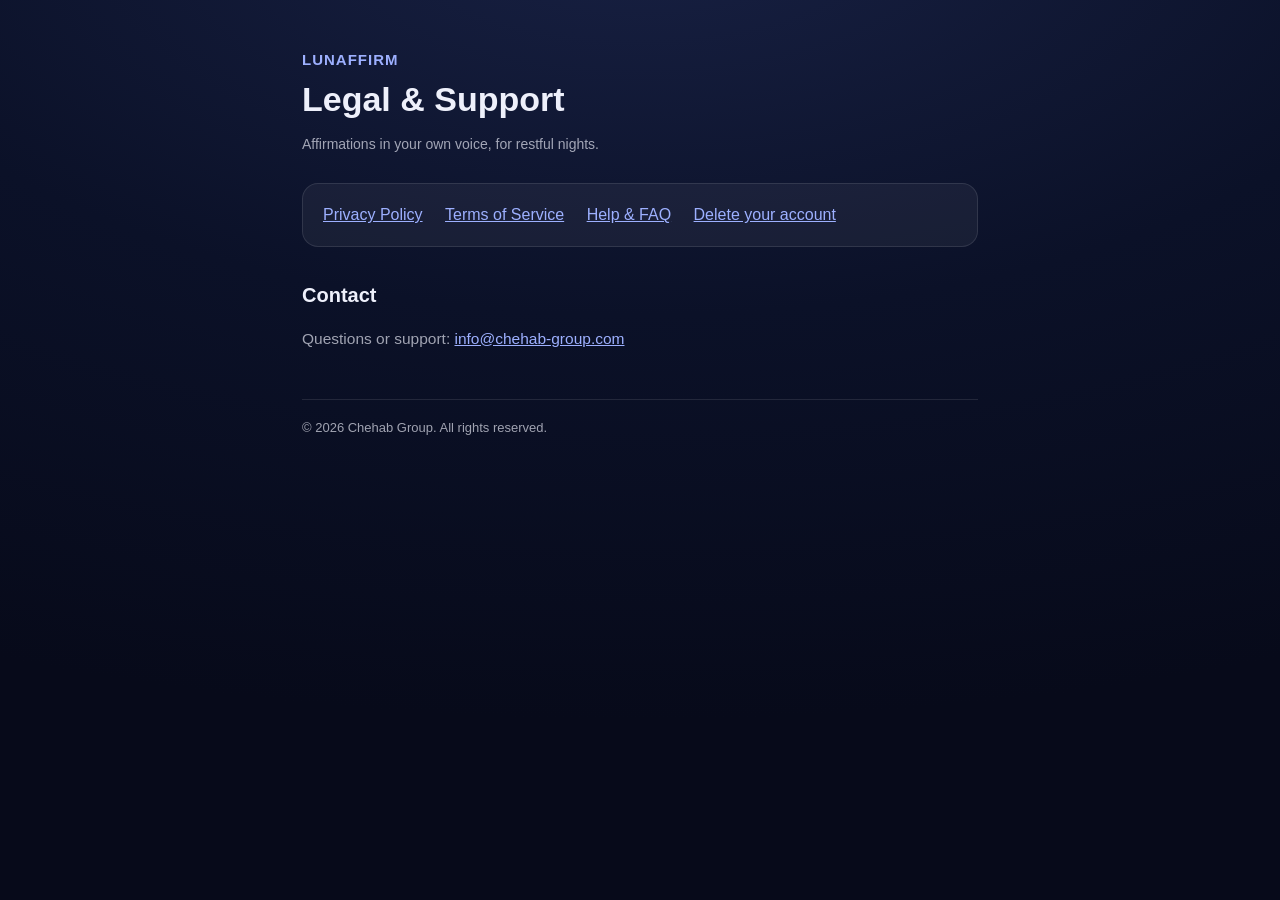
<file: index.html>
<!doctype html>
<html lang="en">
<head>
<meta charset="utf-8">
<meta name="viewport" content="width=device-width, initial-scale=1">
<title>Lunaffirm — Legal & Support</title>
<link rel="stylesheet" href="style.css">
</head>
<body>
<div class="wrap">
  <div class="brand">Lunaffirm</div>
  <h1>Legal &amp; Support</h1>
  <p class="updated">Affirmations in your own voice, for restful nights.</p>
  <div class="card">
    <nav>
      <a href="privacy.html">Privacy Policy</a>
      <a href="terms.html">Terms of Service</a>
      <a href="help.html">Help &amp; FAQ</a>
      <a href="delete-account.html">Delete your account</a>
    </nav>
  </div>
  <h2>Contact</h2>
  <p>Questions or support: <a href="mailto:info@chehab-group.com">info@chehab-group.com</a></p>
  <footer>© 2026 Chehab Group. All rights reserved.</footer>
</div>
</body>
</html>
</file>
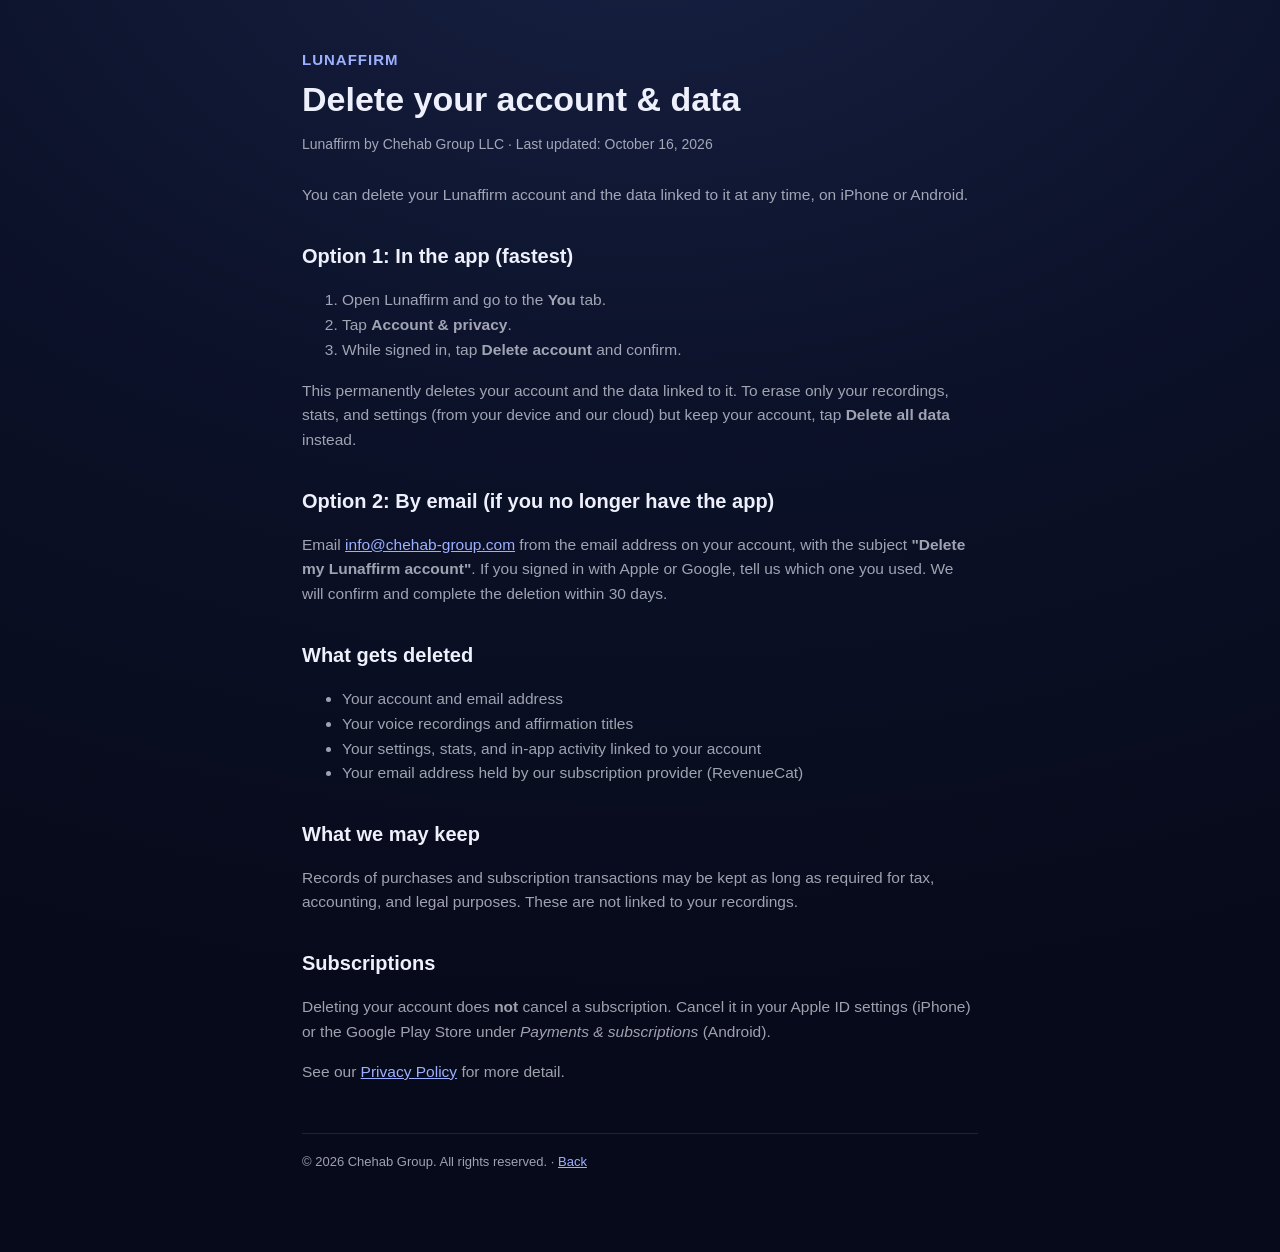
<file: delete-account.html>
<!doctype html>
<html lang="en">
<head>
<meta charset="utf-8">
<meta name="viewport" content="width=device-width, initial-scale=1">
<title>Lunaffirm — Delete Your Account &amp; Data</title>
<link rel="stylesheet" href="style.css">
</head>
<body>
<div class="wrap">
  <div class="brand">Lunaffirm</div>
  <h1>Delete your account &amp; data</h1>
  <p class="updated">Lunaffirm by Chehab Group LLC · Last updated: October 16, 2026</p>

  <p>You can delete your Lunaffirm account and the data linked to it at any time, on iPhone or Android.</p>

  <h2>Option 1: In the app (fastest)</h2>
  <ol>
    <li>Open Lunaffirm and go to the <strong>You</strong> tab.</li>
    <li>Tap <strong>Account &amp; privacy</strong>.</li>
    <li>While signed in, tap <strong>Delete account</strong> and confirm.</li>
  </ol>
  <p>This permanently deletes your account and the data linked to it. To erase only your recordings,
  stats, and settings (from your device and our cloud) but keep your account, tap
  <strong>Delete all data</strong> instead.</p>

  <h2>Option 2: By email (if you no longer have the app)</h2>
  <p>Email <a href="mailto:info@chehab-group.com?subject=Delete%20my%20Lunaffirm%20account">info@chehab-group.com</a>
  from the email address on your account, with the subject <strong>"Delete my Lunaffirm account"</strong>.
  If you signed in with Apple or Google, tell us which one you used. We will confirm and complete the
  deletion within 30 days.</p>

  <h2>What gets deleted</h2>
  <ul>
    <li>Your account and email address</li>
    <li>Your voice recordings and affirmation titles</li>
    <li>Your settings, stats, and in-app activity linked to your account</li>
    <li>Your email address held by our subscription provider (RevenueCat)</li>
  </ul>

  <h2>What we may keep</h2>
  <p>Records of purchases and subscription transactions may be kept as long as required for tax,
  accounting, and legal purposes. These are not linked to your recordings.</p>

  <h2>Subscriptions</h2>
  <p>Deleting your account does <strong>not</strong> cancel a subscription. Cancel it in your Apple ID
  settings (iPhone) or the Google Play Store under <em>Payments &amp; subscriptions</em> (Android).</p>

  <p>See our <a href="privacy.html">Privacy Policy</a> for more detail.</p>

  <footer>© 2026 Chehab Group. All rights reserved. · <a href="index.html">Back</a></footer>
</div>
</body>
</html>
</file>
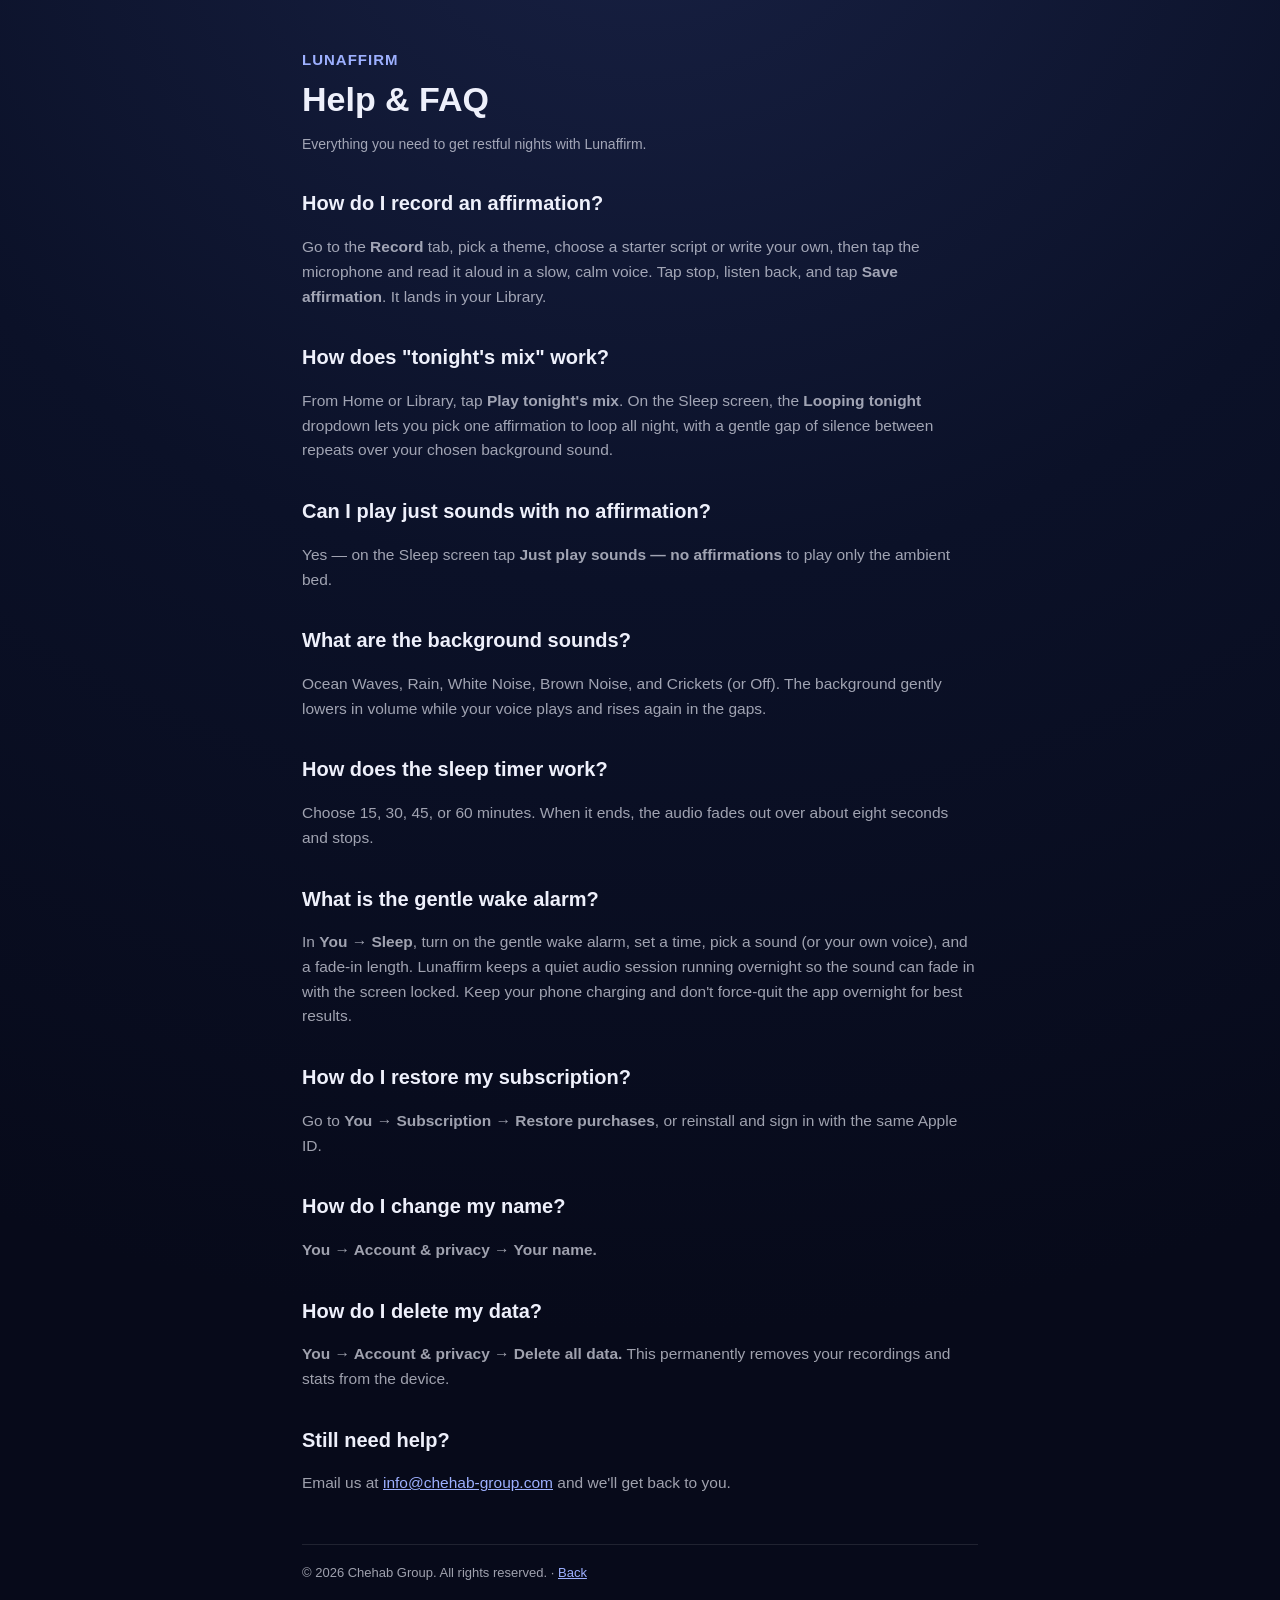
<file: help.html>
<!doctype html>
<html lang="en">
<head>
<meta charset="utf-8">
<meta name="viewport" content="width=device-width, initial-scale=1">
<title>Lunaffirm — Help &amp; FAQ</title>
<link rel="stylesheet" href="style.css">
</head>
<body>
<div class="wrap">
  <div class="brand">Lunaffirm</div>
  <h1>Help &amp; FAQ</h1>
  <p class="updated">Everything you need to get restful nights with Lunaffirm.</p>

  <h2>How do I record an affirmation?</h2>
  <p>Go to the <strong>Record</strong> tab, pick a theme, choose a starter script or write your own,
  then tap the microphone and read it aloud in a slow, calm voice. Tap stop, listen back, and tap
  <strong>Save affirmation</strong>. It lands in your Library.</p>

  <h2>How does "tonight's mix" work?</h2>
  <p>From Home or Library, tap <strong>Play tonight's mix</strong>. On the Sleep screen, the
  <strong>Looping tonight</strong> dropdown lets you pick one affirmation to loop all night, with a
  gentle gap of silence between repeats over your chosen background sound.</p>

  <h2>Can I play just sounds with no affirmation?</h2>
  <p>Yes — on the Sleep screen tap <strong>Just play sounds — no affirmations</strong> to play only the
  ambient bed.</p>

  <h2>What are the background sounds?</h2>
  <p>Ocean Waves, Rain, White Noise, Brown Noise, and Crickets (or Off). The background gently lowers
  in volume while your voice plays and rises again in the gaps.</p>

  <h2>How does the sleep timer work?</h2>
  <p>Choose 15, 30, 45, or 60 minutes. When it ends, the audio fades out over about eight seconds and
  stops.</p>

  <h2>What is the gentle wake alarm?</h2>
  <p>In <strong>You → Sleep</strong>, turn on the gentle wake alarm, set a time, pick a sound (or your
  own voice), and a fade-in length. Lunaffirm keeps a quiet audio session running overnight so the sound
  can fade in with the screen locked. Keep your phone charging and don't force-quit the app overnight
  for best results.</p>

  <h2>How do I restore my subscription?</h2>
  <p>Go to <strong>You → Subscription → Restore purchases</strong>, or reinstall and sign in with the
  same Apple ID.</p>

  <h2>How do I change my name?</h2>
  <p><strong>You → Account &amp; privacy → Your name.</strong></p>

  <h2>How do I delete my data?</h2>
  <p><strong>You → Account &amp; privacy → Delete all data.</strong> This permanently removes your
  recordings and stats from the device.</p>

  <h2>Still need help?</h2>
  <p>Email us at <a href="mailto:info@chehab-group.com">info@chehab-group.com</a> and we'll get back
  to you.</p>

  <footer>© 2026 Chehab Group. All rights reserved. · <a href="index.html">Back</a></footer>
</div>
</body>
</html>
</file>
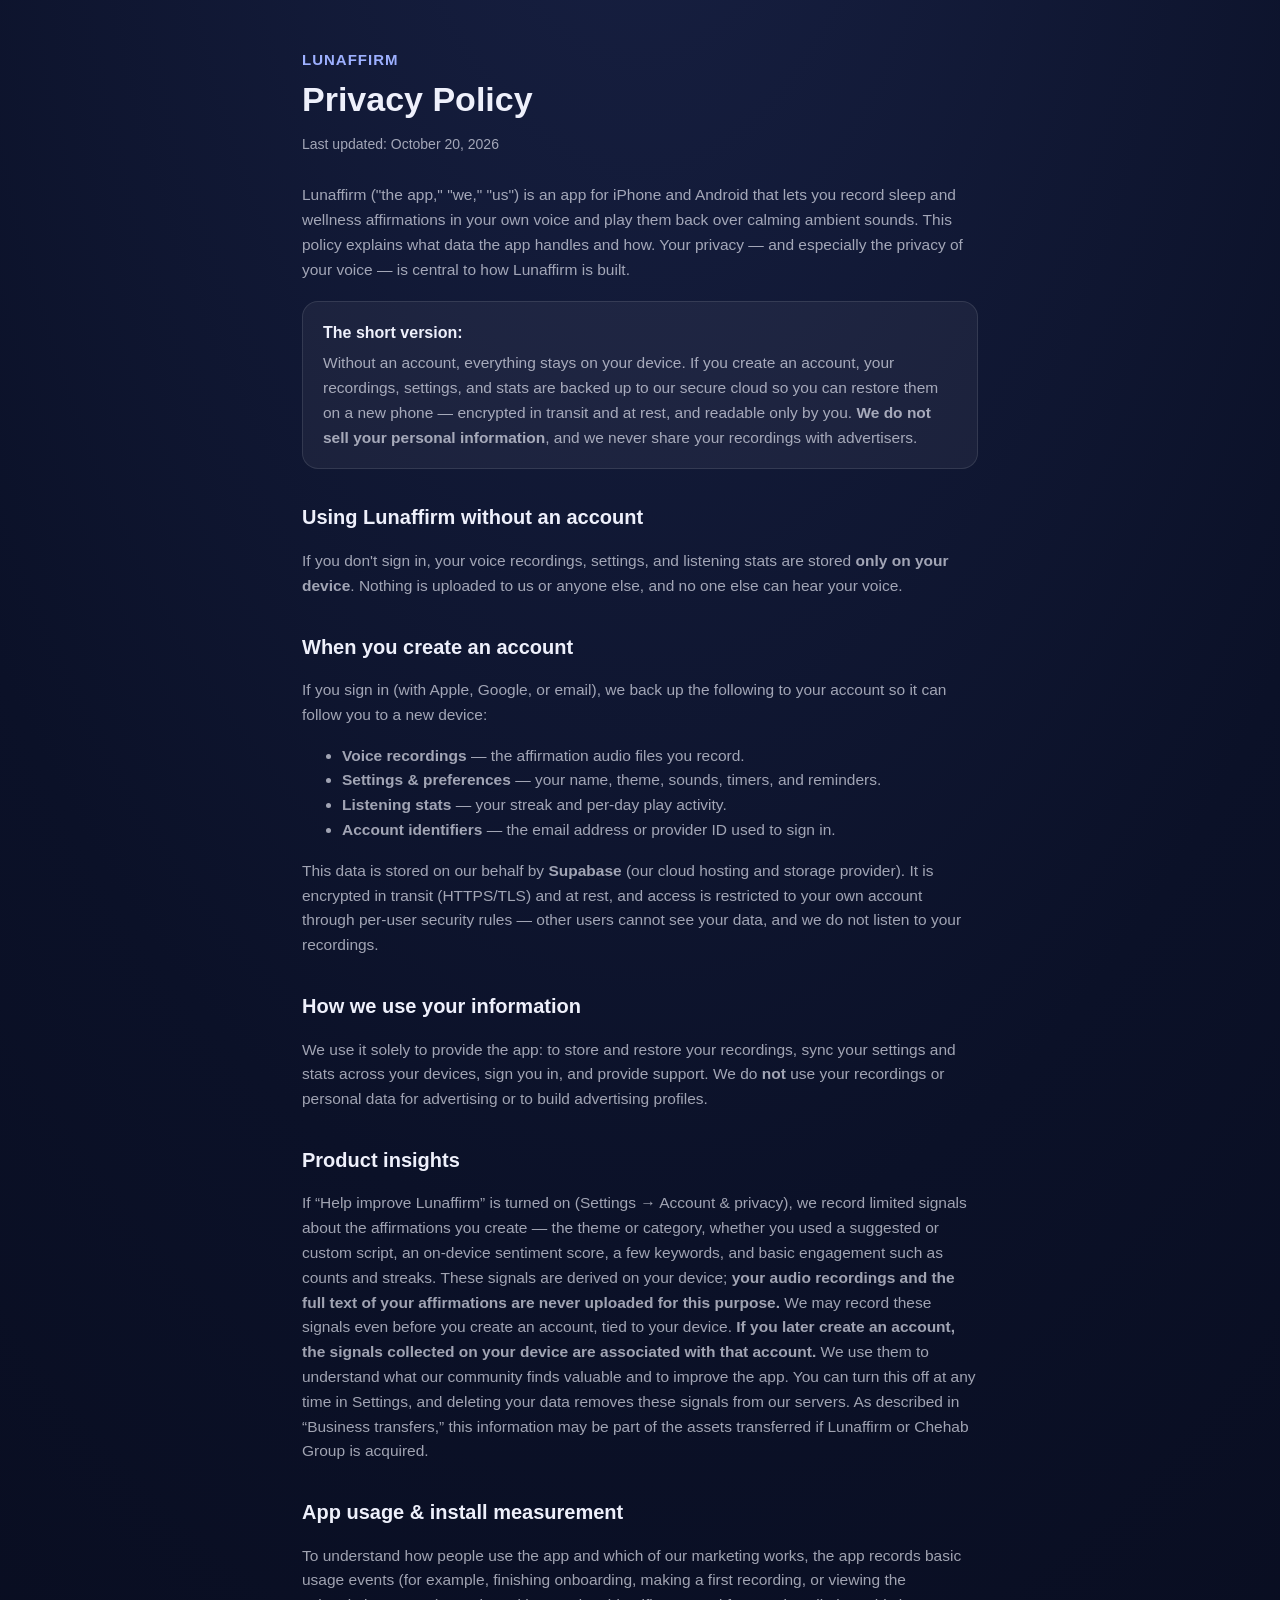
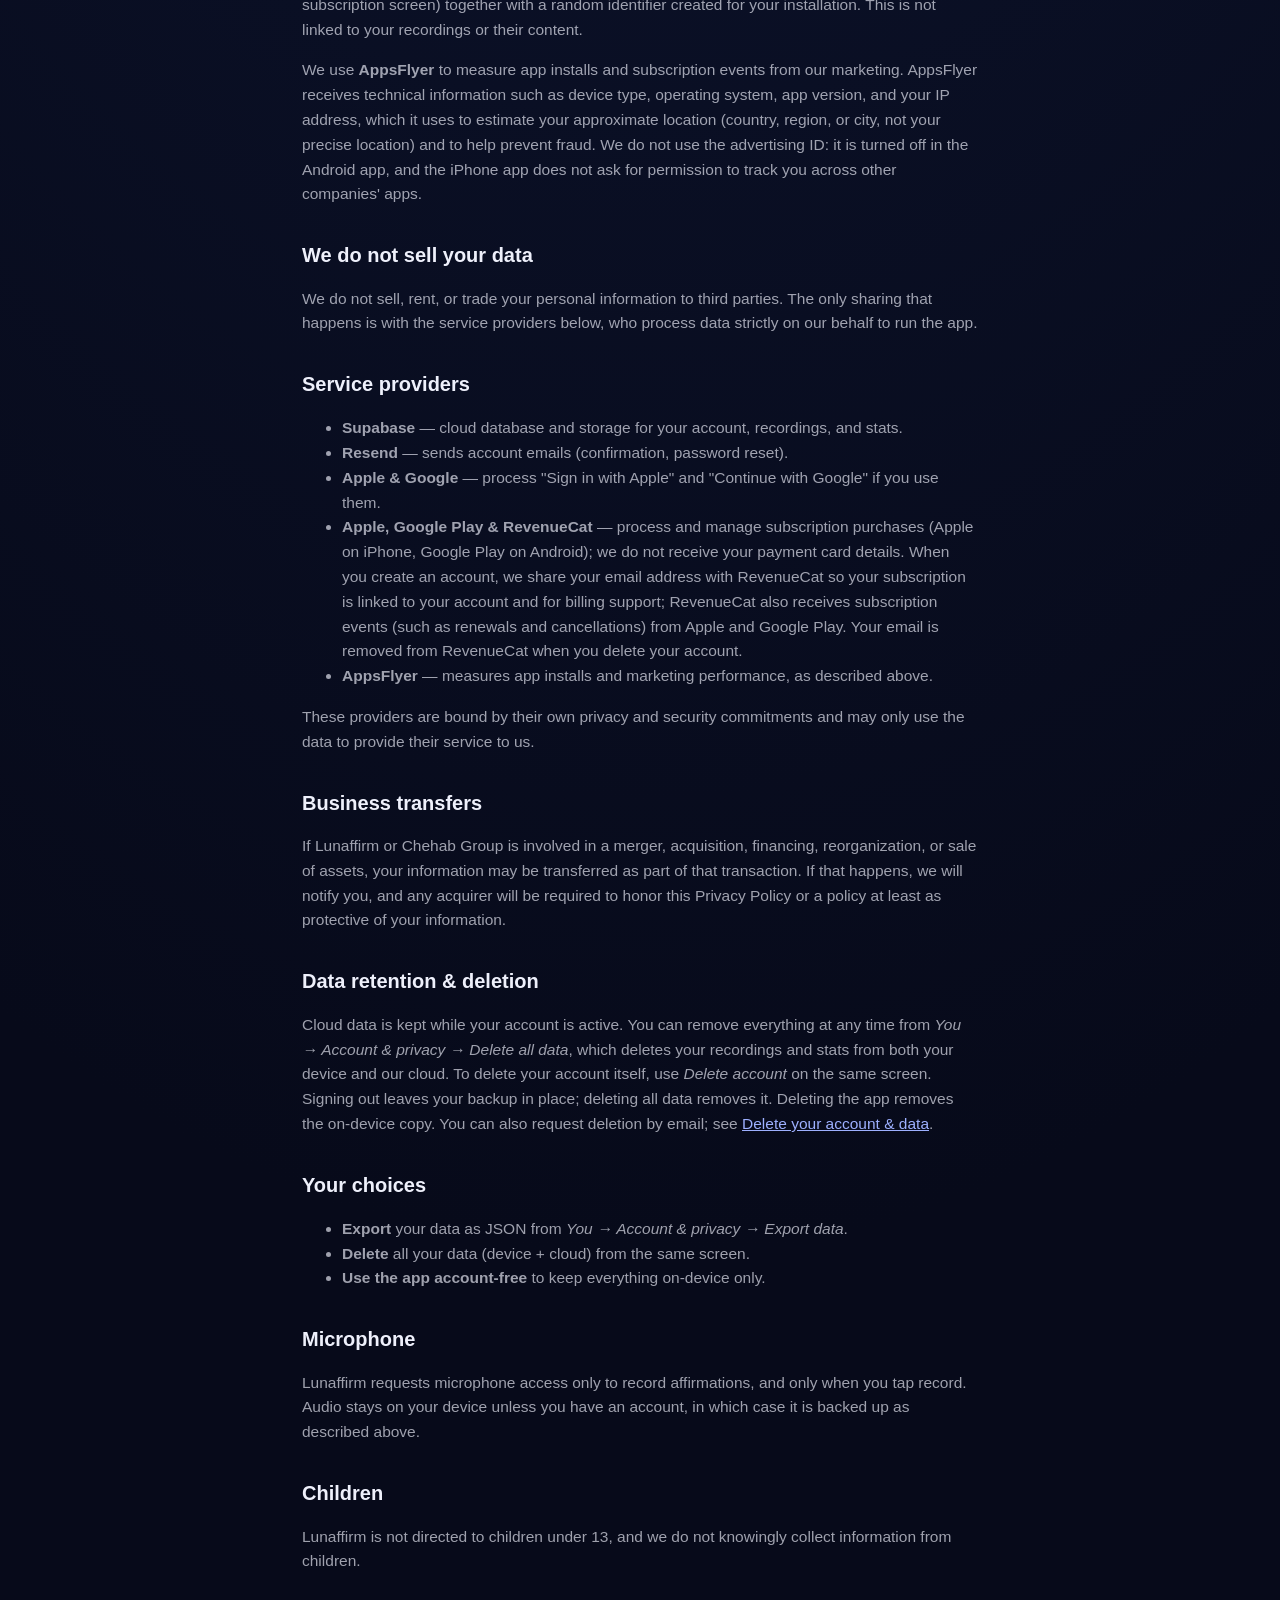
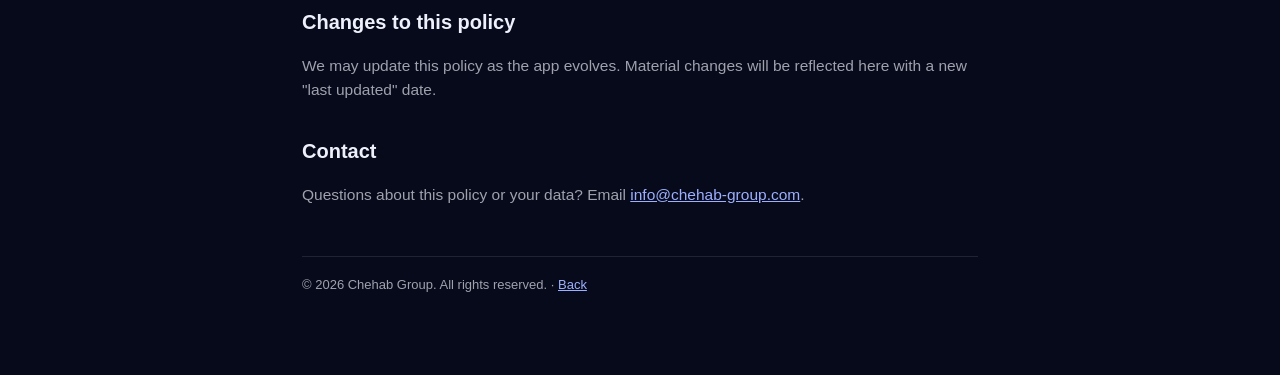
<file: privacy.html>
<!doctype html>
<html lang="en">
<head>
<meta charset="utf-8">
<meta name="viewport" content="width=device-width, initial-scale=1">
<title>Lunaffirm — Privacy Policy</title>
<link rel="stylesheet" href="style.css">
</head>
<body>
<div class="wrap">
  <div class="brand">Lunaffirm</div>
  <h1>Privacy Policy</h1>
  <p class="updated">Last updated: October 20, 2026</p>

  <p>Lunaffirm ("the app," "we," "us") is an app for iPhone and Android that lets you record sleep and wellness
  affirmations in your own voice and play them back over calming ambient sounds. This policy explains
  what data the app handles and how. Your privacy — and especially the privacy of your voice — is
  central to how Lunaffirm is built.</p>

  <div class="card">
    <strong>The short version:</strong>
    <p style="margin:6px 0 0">Without an account, everything stays on your device. If you create an
    account, your recordings, settings, and stats are backed up to our secure cloud so you can restore
    them on a new phone — encrypted in transit and at rest, and readable only by you.
    <strong>We do not sell your personal information</strong>, and we never share your recordings with
    advertisers.</p>
  </div>

  <h2>Using Lunaffirm without an account</h2>
  <p>If you don't sign in, your voice recordings, settings, and listening stats are stored
  <strong>only on your device</strong>. Nothing is uploaded to us or anyone else, and no one else can
  hear your voice.</p>

  <h2>When you create an account</h2>
  <p>If you sign in (with Apple, Google, or email), we back up the following to your account so it can
  follow you to a new device:</p>
  <ul>
    <li><strong>Voice recordings</strong> — the affirmation audio files you record.</li>
    <li><strong>Settings &amp; preferences</strong> — your name, theme, sounds, timers, and reminders.</li>
    <li><strong>Listening stats</strong> — your streak and per-day play activity.</li>
    <li><strong>Account identifiers</strong> — the email address or provider ID used to sign in.</li>
  </ul>
  <p>This data is stored on our behalf by <strong>Supabase</strong> (our cloud hosting and storage
  provider). It is encrypted in transit (HTTPS/TLS) and at rest, and access is restricted to your own
  account through per-user security rules — other users cannot see your data, and we do not listen to
  your recordings.</p>

  <h2>How we use your information</h2>
  <p>We use it solely to provide the app: to store and restore your recordings, sync your settings and
  stats across your devices, sign you in, and provide support. We do <strong>not</strong> use your
  recordings or personal data for advertising or to build advertising profiles.</p>

  <h2>Product insights</h2>
  <p>If &ldquo;Help improve Lunaffirm&rdquo; is turned on (Settings &rarr; Account &amp; privacy), we record
  limited signals about the affirmations you create &mdash; the theme or category, whether you used a
  suggested or custom script, an on-device sentiment score, a few keywords, and basic engagement such as
  counts and streaks. These signals are derived on your device; <strong>your audio recordings and the full
  text of your affirmations are never uploaded for this purpose.</strong> We may record these signals even
  before you create an account, tied to your device. <strong>If you later create an account, the signals
  collected on your device are associated with that account.</strong> We use them to understand what our
  community finds valuable and to improve the app. You can turn this off at any time in Settings, and
  deleting your data removes these signals from our servers. As described in &ldquo;Business transfers,&rdquo;
  this information may be part of the assets transferred if Lunaffirm or Chehab Group is acquired.</p>

  <h2>App usage &amp; install measurement</h2>
  <p>To understand how people use the app and which of our marketing works, the app records basic usage
  events (for example, finishing onboarding, making a first recording, or viewing the subscription
  screen) together with a random identifier created for your installation. This is not linked to your
  recordings or their content.</p>
  <p>We use <strong>AppsFlyer</strong> to measure app installs and subscription events from our
  marketing. AppsFlyer receives technical information such as device type, operating system, app
  version, and your IP address, which it uses to estimate your approximate location (country, region,
  or city, not your precise location) and to help prevent fraud. We do not use the advertising ID:
  it is turned off in the Android app, and the iPhone app does not ask for permission to track you
  across other companies' apps.</p>

  <h2>We do not sell your data</h2>
  <p>We do not sell, rent, or trade your personal information to third parties. The only sharing that
  happens is with the service providers below, who process data strictly on our behalf to run the app.</p>

  <h2>Service providers</h2>
  <ul>
    <li><strong>Supabase</strong> — cloud database and storage for your account, recordings, and stats.</li>
    <li><strong>Resend</strong> — sends account emails (confirmation, password reset).</li>
    <li><strong>Apple &amp; Google</strong> — process "Sign in with Apple" and "Continue with Google" if you use them.</li>
    <li><strong>Apple, Google Play &amp; RevenueCat</strong> — process and manage subscription purchases (Apple on iPhone, Google Play on Android); we do not receive your payment card details. When you create an account, we share your email address with RevenueCat so your subscription is linked to your account and for billing support; RevenueCat also receives subscription events (such as renewals and cancellations) from Apple and Google Play. Your email is removed from RevenueCat when you delete your account.</li>
    <li><strong>AppsFlyer</strong> — measures app installs and marketing performance, as described above.</li>
  </ul>
  <p>These providers are bound by their own privacy and security commitments and may only use the data
  to provide their service to us.</p>

  <h2>Business transfers</h2>
  <p>If Lunaffirm or Chehab Group is involved in a merger, acquisition, financing, reorganization, or sale
  of assets, your information may be transferred as part of that transaction. If that happens, we will
  notify you, and any acquirer will be required to honor this Privacy Policy or a policy at least as
  protective of your information.</p>

  <h2>Data retention &amp; deletion</h2>
  <p>Cloud data is kept while your account is active. You can remove everything at any time from
  <em>You → Account &amp; privacy → Delete all data</em>, which deletes your recordings and stats from
  both your device and our cloud. To delete your account itself, use <em>Delete account</em> on the same
  screen. Signing out leaves your backup in place; deleting all data removes it. Deleting the app
  removes the on-device copy. You can also request deletion by email; see
  <a href="delete-account.html">Delete your account &amp; data</a>.</p>

  <h2>Your choices</h2>
  <ul>
    <li><strong>Export</strong> your data as JSON from <em>You → Account &amp; privacy → Export data</em>.</li>
    <li><strong>Delete</strong> all your data (device + cloud) from the same screen.</li>
    <li><strong>Use the app account-free</strong> to keep everything on-device only.</li>
  </ul>

  <h2>Microphone</h2>
  <p>Lunaffirm requests microphone access only to record affirmations, and only when you tap record. Audio
  stays on your device unless you have an account, in which case it is backed up as described above.</p>

  <h2>Children</h2>
  <p>Lunaffirm is not directed to children under 13, and we do not knowingly collect information from
  children.</p>

  <h2>Changes to this policy</h2>
  <p>We may update this policy as the app evolves. Material changes will be reflected here with a new
  "last updated" date.</p>

  <h2>Contact</h2>
  <p>Questions about this policy or your data? Email
  <a href="mailto:info@chehab-group.com">info@chehab-group.com</a>.</p>

  <footer>© 2026 Chehab Group. All rights reserved. · <a href="index.html">Back</a></footer>
</div>
</body>
</html>
</file>
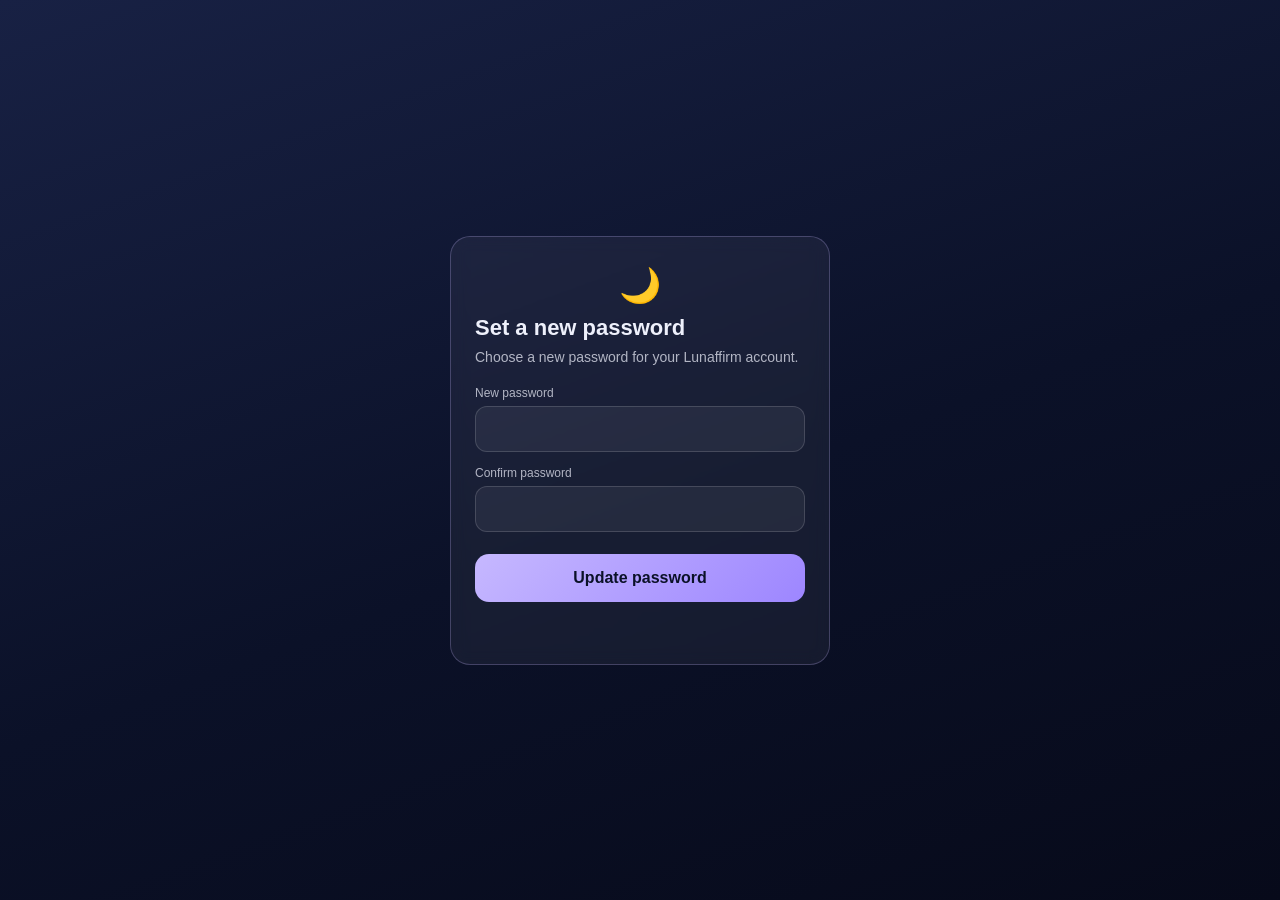
<file: reset.html>
<!DOCTYPE html>
<html lang="en">
<head>
  <meta charset="utf-8" />
  <meta name="viewport" content="width=device-width, initial-scale=1" />
  <meta name="robots" content="noindex" />
  <title>Reset your Lunaffirm password</title>
  <style>
    :root { color-scheme: dark; }
    * { box-sizing: border-box; }
    body {
      margin: 0; min-height: 100vh; display: flex; align-items: center; justify-content: center;
      font-family: -apple-system, BlinkMacSystemFont, "Segoe UI", Roboto, sans-serif;
      background: linear-gradient(160deg, #182144 0%, #0B1128 55%, #070A1A 100%);
      color: #EEF0FB; padding: 24px;
    }
    .card {
      width: 100%; max-width: 380px; background: rgba(255,255,255,0.05);
      border: 1px solid rgba(198,184,255,0.25); border-radius: 20px; padding: 28px 24px;
      backdrop-filter: blur(8px);
    }
    h1 { font-size: 22px; margin: 0 0 6px; font-weight: 600; }
    p { font-size: 14px; line-height: 1.5; color: rgba(238,240,251,0.72); margin: 0 0 18px; }
    label { display: block; font-size: 12px; color: rgba(238,240,251,0.72); margin: 14px 0 6px; }
    input {
      width: 100%; padding: 13px 14px; border-radius: 12px; border: 1px solid rgba(255,255,255,0.15);
      background: rgba(255,255,255,0.06); color: #EEF0FB; font-size: 16px; outline: none;
    }
    input:focus { border-color: #C6B8FF; }
    button {
      width: 100%; margin-top: 22px; padding: 15px; border: none; border-radius: 14px;
      background: linear-gradient(135deg, #C6B8FF, #9D86FF); color: #0B1128;
      font-size: 16px; font-weight: 600; cursor: pointer;
    }
    button:disabled { opacity: 0.5; cursor: default; }
    .msg { font-size: 13px; margin-top: 16px; text-align: center; min-height: 18px; }
    .ok { color: #9BE8B8; }
    .err { color: #FF9B9B; }
    .moon { font-size: 34px; text-align: center; margin-bottom: 10px; }
  </style>
</head>
<body>
  <div class="card">
    <div class="moon">🌙</div>
    <h1>Set a new password</h1>
    <p id="intro">Choose a new password for your Lunaffirm account.</p>
    <form id="form">
      <label for="pw">New password</label>
      <input id="pw" type="password" autocomplete="new-password" minlength="6" required />
      <label for="pw2">Confirm password</label>
      <input id="pw2" type="password" autocomplete="new-password" minlength="6" required />
      <button id="submit" type="submit">Update password</button>
    </form>
    <div class="msg" id="msg"></div>
  </div>

  <script type="module">
    import { createClient } from "https://esm.sh/@supabase/supabase-js@2";

    const SUPABASE_URL = "https://mxjrunzfpukccgvgndqg.supabase.co";
    const SUPABASE_ANON = "eyJhbGciOiJIUzI1NiIsInR5cCI6IkpXVCJ9.eyJpc3MiOiJzdXBhYmFzZSIsInJlZiI6Im14anJ1bnpmcHVrY2NndmduZHFnIiwicm9sZSI6ImFub24iLCJpYXQiOjE3ODUzNTUyNjYsImV4cCI6MjEwMDkzMTI2Nn0.8HJXuU0fEbQGRCuoWNxdW_S0p82HgQNcHyatBxxBQus";

    const supabase = createClient(SUPABASE_URL, SUPABASE_ANON, {
      auth: { detectSessionInUrl: true, flowType: "implicit" }
    });

    const form = document.getElementById("form");
    const msg = document.getElementById("msg");
    const submit = document.getElementById("submit");
    const intro = document.getElementById("intro");

    // The recovery link drops us here with the session in the URL. Confirm we have
    // a recovery session before letting the user set a password.
    let ready = false;
    supabase.auth.onAuthStateChange((event, session) => {
      if (session) { ready = true; }
    });
    // Fallback check after the SDK parses the URL.
    setTimeout(async () => {
      const { data } = await supabase.auth.getSession();
      if (!data.session && !ready) {
        form.style.display = "none";
        intro.textContent = "This reset link is invalid or has expired. Request a new one from the app.";
        intro.classList.add("err");
      }
    }, 800);

    form.addEventListener("submit", async (e) => {
      e.preventDefault();
      msg.textContent = ""; msg.className = "msg";
      const pw = document.getElementById("pw").value;
      const pw2 = document.getElementById("pw2").value;
      if (pw !== pw2) { msg.textContent = "Passwords don't match."; msg.classList.add("err"); return; }
      if (pw.length < 6) { msg.textContent = "Use at least 6 characters."; msg.classList.add("err"); return; }
      submit.disabled = true; submit.textContent = "Updating…";
      const { error } = await supabase.auth.updateUser({ password: pw });
      if (error) {
        msg.textContent = error.message || "Couldn't update your password. The link may have expired.";
        msg.classList.add("err");
        submit.disabled = false; submit.textContent = "Update password";
      } else {
        form.style.display = "none";
        msg.textContent = "Password updated ✓ — open Lunaffirm and sign in with your new password.";
        msg.classList.add("ok");
      }
    });
  </script>
</body>
</html>
</file>
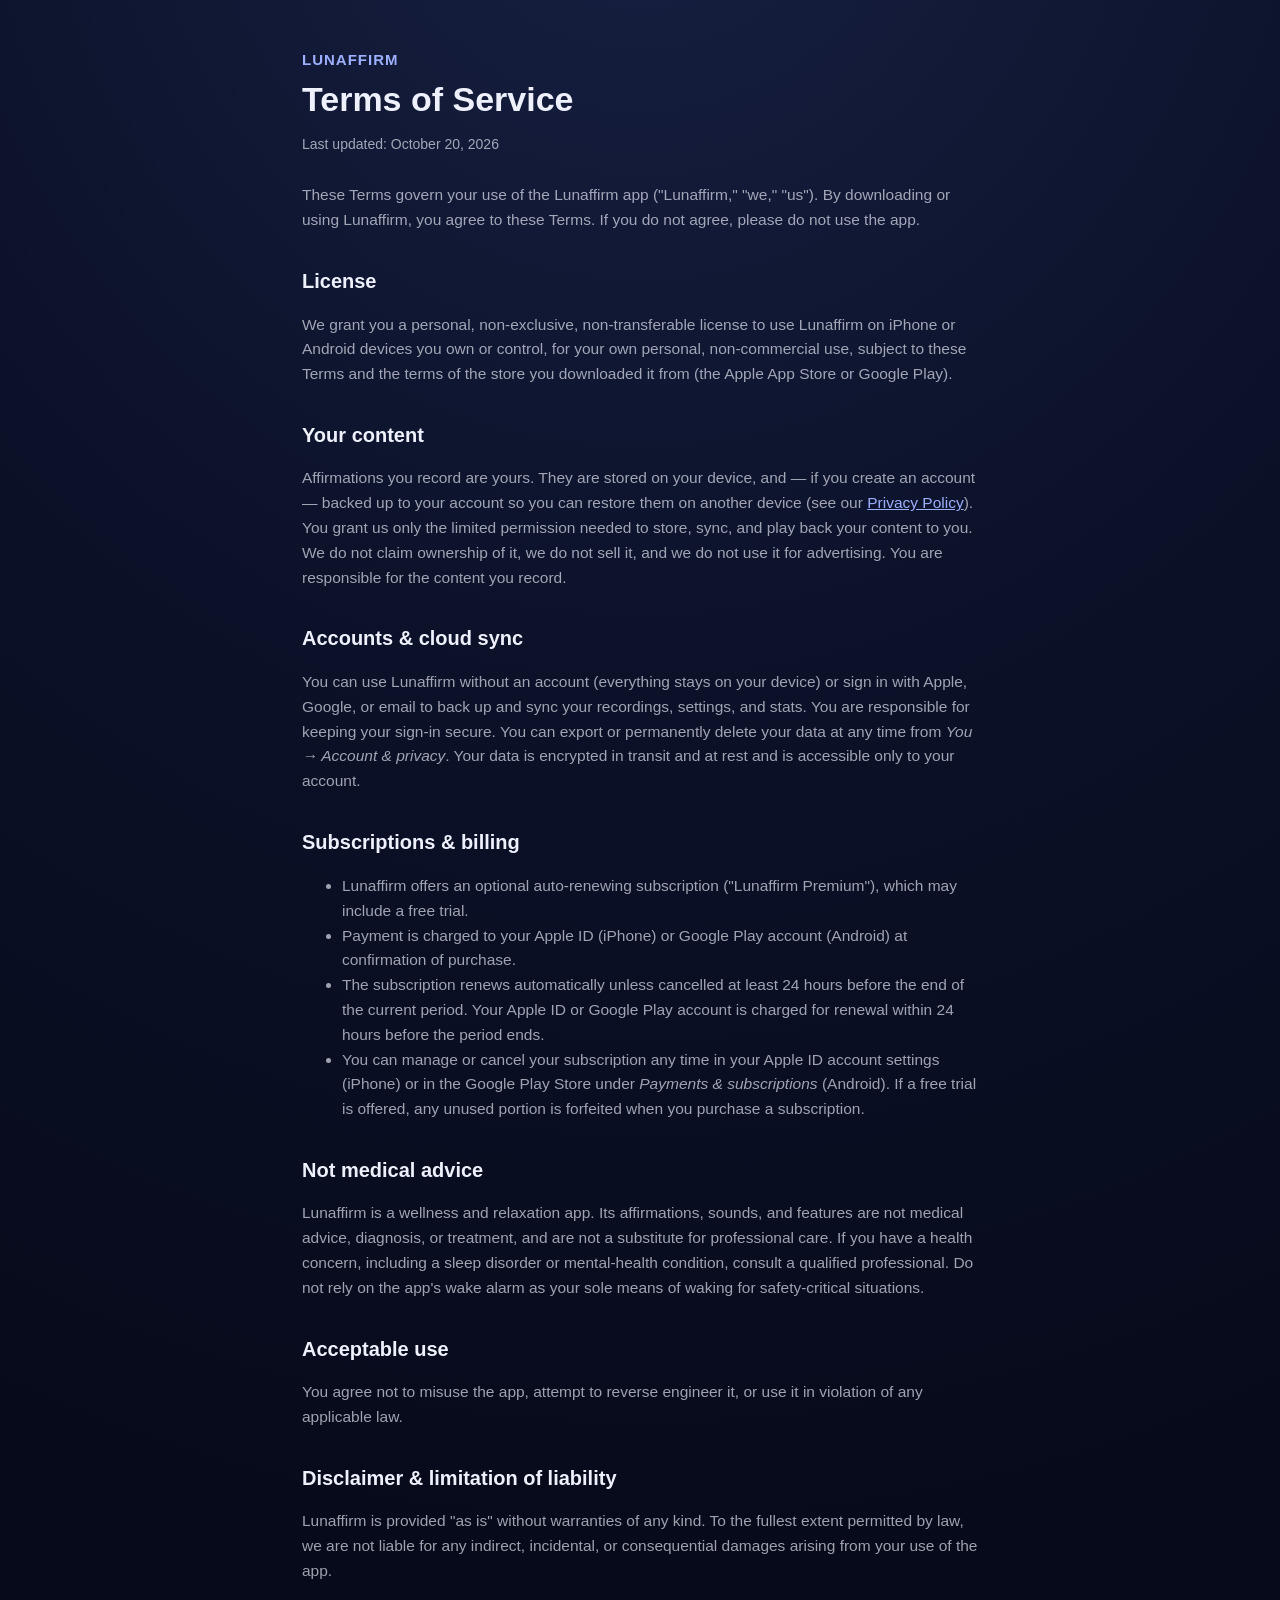
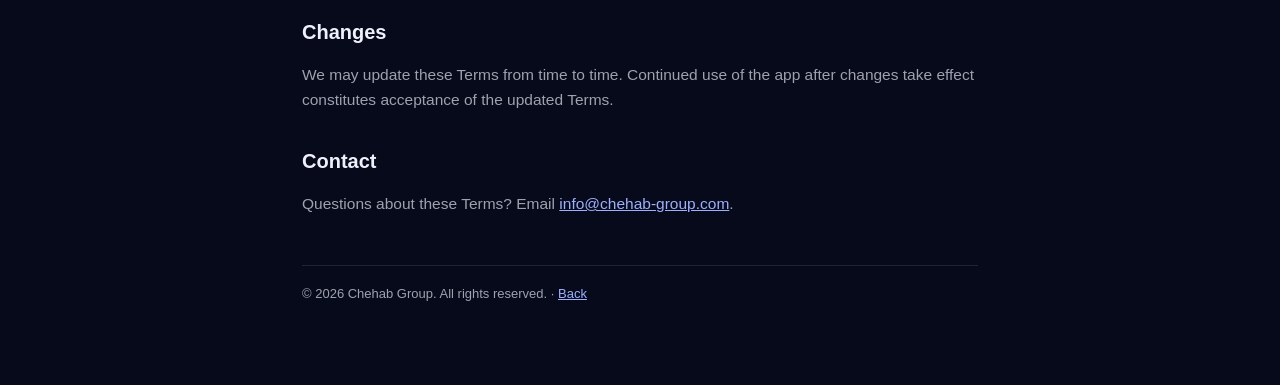
<file: terms.html>
<!doctype html>
<html lang="en">
<head>
<meta charset="utf-8">
<meta name="viewport" content="width=device-width, initial-scale=1">
<title>Lunaffirm — Terms of Service</title>
<link rel="stylesheet" href="style.css">
</head>
<body>
<div class="wrap">
  <div class="brand">Lunaffirm</div>
  <h1>Terms of Service</h1>
  <p class="updated">Last updated: October 20, 2026</p>

  <p>These Terms govern your use of the Lunaffirm app ("Lunaffirm," "we," "us"). By downloading or using Lunaffirm,
  you agree to these Terms. If you do not agree, please do not use the app.</p>

  <h2>License</h2>
  <p>We grant you a personal, non-exclusive, non-transferable license to use Lunaffirm on iPhone or Android devices you
  own or control, for your own personal, non-commercial use, subject to these Terms and the terms of the
  store you downloaded it from (the Apple App Store or Google Play).</p>

  <h2>Your content</h2>
  <p>Affirmations you record are yours. They are stored on your device, and — if you create an account
  — backed up to your account so you can restore them on another device (see our
  <a href="privacy.html">Privacy Policy</a>). You grant us only the limited permission needed to store,
  sync, and play back your content to you. We do not claim ownership of it, we do not sell it, and we
  do not use it for advertising. You are responsible for the content you record.</p>

  <h2>Accounts &amp; cloud sync</h2>
  <p>You can use Lunaffirm without an account (everything stays on your device) or sign in with Apple,
  Google, or email to back up and sync your recordings, settings, and stats. You are responsible for
  keeping your sign-in secure. You can export or permanently delete your data at any time from
  <em>You → Account &amp; privacy</em>. Your data is encrypted in transit and at rest and is accessible
  only to your account.</p>

  <h2>Subscriptions &amp; billing</h2>
  <ul>
    <li>Lunaffirm offers an optional auto-renewing subscription ("Lunaffirm Premium"), which may include a free
    trial.</li>
    <li>Payment is charged to your Apple ID (iPhone) or Google Play account (Android) at confirmation of purchase.</li>
    <li>The subscription renews automatically unless cancelled at least 24 hours before the end of the
    current period. Your Apple ID or Google Play account is charged for renewal within 24 hours before the period ends.</li>
    <li>You can manage or cancel your subscription any time in your Apple ID account settings (iPhone) or in
    the Google Play Store under <em>Payments &amp; subscriptions</em> (Android). If a
    free trial is offered, any unused portion is forfeited when you purchase a subscription.</li>
  </ul>

  <h2>Not medical advice</h2>
  <p>Lunaffirm is a wellness and relaxation app. Its affirmations, sounds, and features are not medical
  advice, diagnosis, or treatment, and are not a substitute for professional care. If you have a
  health concern, including a sleep disorder or mental-health condition, consult a qualified
  professional. Do not rely on the app's wake alarm as your sole means of waking for
  safety-critical situations.</p>

  <h2>Acceptable use</h2>
  <p>You agree not to misuse the app, attempt to reverse engineer it, or use it in violation of any
  applicable law.</p>

  <h2>Disclaimer &amp; limitation of liability</h2>
  <p>Lunaffirm is provided "as is" without warranties of any kind. To the fullest extent permitted by law,
  we are not liable for any indirect, incidental, or consequential damages arising from your use of
  the app.</p>

  <h2>Changes</h2>
  <p>We may update these Terms from time to time. Continued use of the app after changes take effect
  constitutes acceptance of the updated Terms.</p>

  <h2>Contact</h2>
  <p>Questions about these Terms? Email <a href="mailto:info@chehab-group.com">info@chehab-group.com</a>.</p>

  <footer>© 2026 Chehab Group. All rights reserved. · <a href="index.html">Back</a></footer>
</div>
</body>
</html>
</file>
<file: style.css>
:root {
  --bg: #0b1128;
  --panel: rgba(255,255,255,0.05);
  --border: rgba(255,255,255,0.10);
  --text: #eef0fb;
  --dim: rgba(238,240,251,0.66);
  --accent: #9db0ff;
}
* { box-sizing: border-box; }
body {
  margin: 0;
  background: radial-gradient(130% 90% at 50% -10%, #182144 0%, #0b1128 50%, #070a1a 100%);
  color: var(--text);
  font-family: -apple-system, BlinkMacSystemFont, "Segoe UI", Roboto, Helvetica, Arial, sans-serif;
  line-height: 1.6;
  min-height: 100vh;
}
.wrap { max-width: 720px; margin: 0 auto; padding: 48px 22px 80px; }
.brand { font-size: 15px; letter-spacing: 1px; color: var(--accent); text-transform: uppercase; font-weight: 600; }
h1 { font-size: 34px; margin: 8px 0 4px; line-height: 1.15; }
.updated { color: var(--dim); font-size: 14px; margin-bottom: 28px; }
h2 { font-size: 20px; margin: 32px 0 8px; }
p, li { color: var(--dim); font-size: 15.5px; }
a { color: var(--accent); }
.card { background: var(--panel); border: 1px solid var(--border); border-radius: 16px; padding: 18px 20px; margin-top: 18px; }
nav a { display: inline-block; margin-right: 18px; }
footer { margin-top: 48px; color: var(--dim); font-size: 13px; border-top: 1px solid var(--border); padding-top: 18px; }
</file>
